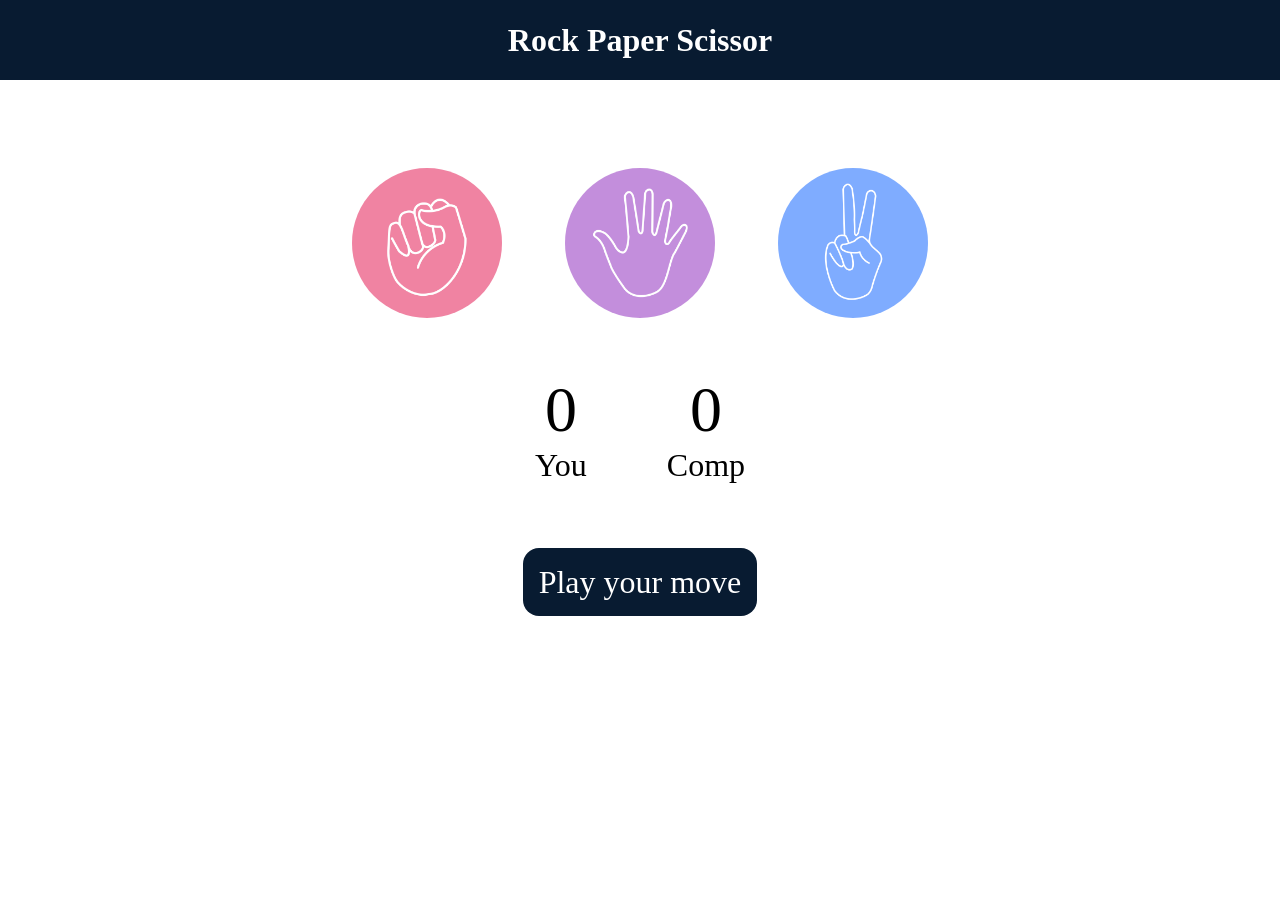
<file: Rock Paper Scissor/index.html>
<!DOCTYPE html>
<html lang="en">
<head>
    <meta charset="UTF-8">
    <meta name="viewport" content="width=device-width, initial-scale=1.0">
    <title>Rock Paper Scissor</title>
    <link rel="stylesheet" href="style.css">
</head>
<body>
    <h1>Rock Paper Scissor</h1>
    <div class="choices">
        <div class="choice" id="rock">
            <img src="./images/rock.png">
        </div>
        <div class="choice" id="paper">
            <img src="./images/paper.png">
        </div>
        <div class="choice" id="scissor">
            <img src="./images/scissors.png">
        </div>
    </div>
    <div class="Score-Board">
        <div class="Score" >
            <p id="user-score">0</p>
            <p>You</p>
        </div>
        <div class="Score" >
            <p id="comp-score">0</p>
            <p>Comp</p>
        </div>
    </div>
    <div class="msg-Container">
        <p id="msg">Play your move</p>
    </div>
    
<script src="index.js"></script>    
</body>
</html>
</file>
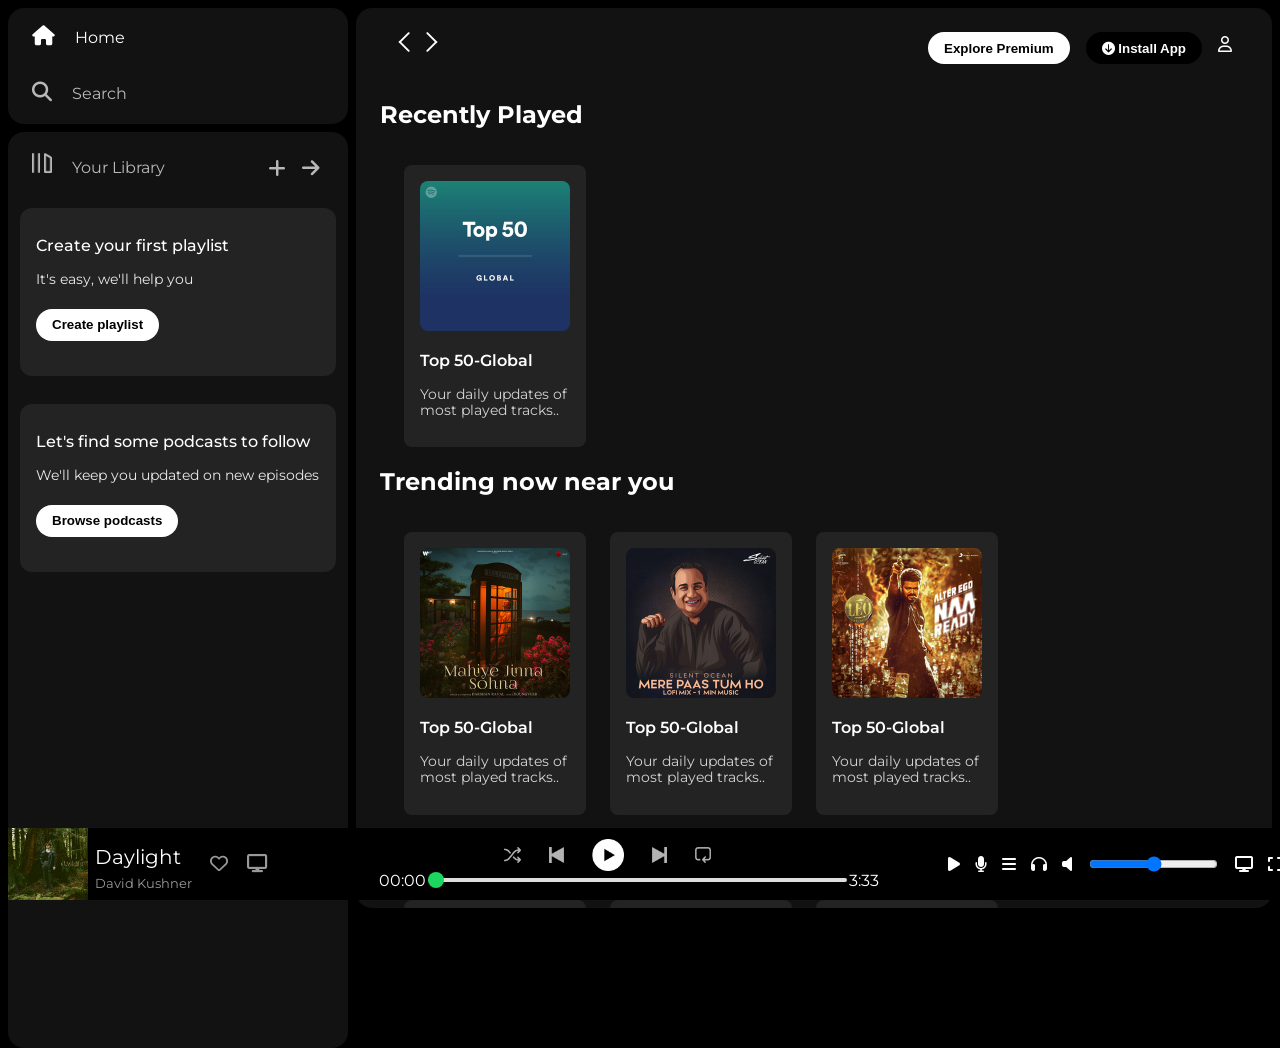
<file: Spotify Clone/Project.html>
<!DOCTYPE html>
<html lang="en">
<head>
    <meta charset="UTF-8">
    <meta name="viewport" content="width=device-width, initial-scale=1.0">
    <title>Spotify - Web Player: Music for everyone</title>
    <link rel="stylesheet" href="https://cdnjs.cloudflare.com/ajax/libs/font-awesome/6.7.2/css/all.min.css" integrity="sha512-Evv84Mr4kqVGRNSgIGL/F/aIDqQb7xQ2vcrdIwxfjThSH8CSR7PBEakCr51Ck+w+/U6swU2Im1vVX0SVk9ABhg==" crossorigin="anonymous" referrerpolicy="no-referrer" />
    <link rel="preconnect" href="https://fonts.googleapis.com">
    <link rel="preconnect" href="https://fonts.gstatic.com" crossorigin>
    <link href="https://fonts.googleapis.com/css2?family=Montserrat:wght@300;400;500;600;700&display=swap" rel="stylesheet">
    <link rel="stylesheet" href="style.css">
    <link rel="icon" href="./assets/logo.png">
</head>
<body>
    <div class="main">
        <div class="sidebar">
            <div class="nav">
                <div class="nav-option" style="opacity: 1;">
                    <i class="fa-solid fa-house"></i>
                    <a href="#">Home</a>
                </div>
                <div class="nav-option">
                    <i class="fa-solid fa-magnifying-glass"></i>
                    <a href="#">Search</a>
                </div>
            </div>
            <div class="library">
                <div class="options">
                    <div class="Lib-option nav-option">
                        <img src="./assets/library_icon.png" alt="Library Icon">
                        <a href="#">Your Library</a>
                    </div>
                    <div class="icons">
                        <i class="fa-solid fa-plus"></i>
                        <i class="fa-solid fa-arrow-right"></i>
                    </div>
                </div>
                <div class="Lib-boxes">
                    <div class="box">
                        <p class="box-p1">Create your first playlist</p>
                        <p class="box-p2">It's easy, we'll help you</p>
                        <button class="badge">Create playlist</button>
                    </div>
                    <div class="box">
                        <p class="box-p1">Let's find some podcasts to follow</p>
                        <p class="box-p2">We'll keep you updated on new episodes</p>
                        <button class="badge">Browse podcasts</button>
                    </div>
                </div>
            </div>
        </div>

        <div class="main-content">
            <div class="sticky-nav">
                <div class="sticky-nav-icons">
                    <img src="./assets/backward_icon.png" alt="Backward" class="hide">
                    <img src="./assets/forward_icon.png" alt="Forward">
                </div>
                <div class="sticky-nav-options">
                    <button class="badge nav-items hide">Explore Premium</button>
                    <button class="badge nav-items dark-badge"><i class="fa-solid fa-circle-arrow-down"></i> Install App</button>
                    <i class="fa-regular fa-user nav-items"></i>
                </div>
            </div>
            
            <h2>Recently Played</h2>
            <div class="card-container">
                <div class="card">
                    <img src="./assets/card1img.jpeg" alt="Top 50 Global" class="card-img">
                    <p class="card-title">Top 50-Global</p>
                    <p class="card-info">Your daily updates of most played tracks..</p>
                </div>
            </div>

            <h2>Trending now near you</h2>
            <div class="card-container">
                <div class="card">
                    <img src="./assets/card2img.jpeg" alt="Trending" class="card-img">
                    <p class="card-title">Top 50-Global</p>
                    <p class="card-info">Your daily updates of most played tracks..</p>
                </div>
                <div class="card">
                    <img src="./assets/card3img.jpeg" alt="Trending" class="card-img">
                    <p class="card-title">Top 50-Global</p>
                    <p class="card-info">Your daily updates of most played tracks..</p>
                </div>
                <div class="card">
                    <img src="./assets/card4img.jpeg" alt="Trending" class="card-img">
                    <p class="card-title">Top 50-Global</p>
                    <p class="card-info">Your daily updates of most played tracks..</p>
                </div>
            </div>

            <h2>Featured Charts</h2>
            <div class="card-container">
                <div class="card">
                    <img src="./assets/card5img.jpeg" alt="Featured" class="card-img">
                    <p class="card-title">Top 50-Global</p>
                    <p class="card-info">Your daily updates of most played tracks..</p>
                </div>
                <div class="card">
                    <img src="./assets/card6img.jpeg" alt="Featured" class="card-img">
                    <p class="card-title">Top Songs-India</p>
                    <p class="card-info">Your daily updates of most played tracks..</p>
                </div>
                <div class="card">
                    <img src="./assets/card1img.jpeg" alt="Featured" class="card-img">
                    <p class="card-title">Top 50-Global</p>
                    <p class="card-info">Your daily updates of most played tracks..</p>
                </div>
            </div>

            <div class="footer">
                <div class="line"></div>
            </div>
        </div>
        
        <div class="music-player">
            <div class="album">
                <img src="./assets/song.png" alt="Album Cover" class="song">
                <div class="det">
                    <p class="p11">Daylight</p>
                    <p class="p22">David Kushner</p>
                </div>
                <div class="micons">
                    <i class="fa-regular fa-heart"></i>
                    <i class="fa-solid fa-display"></i>
                </div>
            </div>
            <div class="player">
                <div class="player-control">
                    <img src="./assets/player_icon1.png" alt="Shuffle" class="player-control-icon">
                    <img src="./assets/player_icon2.png" alt="Previous" class="player-control-icon">
                    <img src="./assets/player_icon3.png" alt="Play" class="player-control-icon" style="opacity: 1; height: 2rem;">
                    <img src="./assets/player_icon4.png" alt="Next" class="player-control-icon">
                    <img src="./assets/player_icon5.png" alt="Repeat" class="player-control-icon">
                </div>
                <div class="player-bar">
                    <span class="curr-time">00:00</span>
                    <input type="range" min="0" max="100" class="progress-bar" step="1" value="0">
                    <span class="tot-time">3:33</span>
                </div>
            </div>
            <div class="controls">
                <i class="fa-solid fa-play play-icon active"></i>
                <i class="fa-solid fa-microphone"></i>
                <i class="fa-solid fa-bars"></i>
                <i class="fa-solid fa-headphones"></i>
                <i class="fa-solid fa-volume-off"></i>
                <input type="range" class="range-bar" min="0" max="100" value="50">
                <i class="fa-solid fa-display"></i>
                <i class="fa-solid fa-expand"></i>
            </div>
        </div>
    </div>
    
    <script src="script.js"></script>
</body>
</html>
</file>
<file: Rock Paper Scissor/style.css>
*{
    margin: 0;
    padding: 0;
    text-align: center;
}
h1{
    background-color: #081b31;
    color: #fff;
    height: 5rem;
    line-height: 5rem;
}
.choice{
    height: 165px;
    width: 165px;
    border-radius: 50%;
    display: flex;
    justify-content: center;
    align-items: center;
}
.choice:hover{
    background-color: #081b31;
    cursor: pointer;
}
img{
    height: 150px;
    width: 150px;
    object-fit: cover;
    border-radius: 50%;
    
}
.choices{
    display: flex;
    justify-content: center;
    gap: 3rem;
    margin-top: 5rem;
}
.Score-Board{
    display: flex;
    align-items: center;
    justify-content: center;
    font-size: 2rem;
    margin-top: 3rem;
    gap: 5rem;
}
#user-score,#comp-score{
    font-size: 4rem;

}
.msg-Container{
    margin-top: 5rem;
}
#msg{
    background-color: #081b31;
    color: #fff;
    font-size: 2rem;
    display: inline;
    padding: 1rem;
    border-radius: 1rem;
}
</file>
<file: Spotify Clone/style.css>
body{
    font-family: "Montserrat", sans-serif;
    margin: 0;
    background-color: #000;
    color: #fff;
    overflow: hidden;
}
.main{
    display: flex;
    height: 100vh;
    padding: 0.5rem;
}
.sidebar{
    background-color:#000 ;
    width: 340px;
    border-radius: 1rem;/*16px*/
    margin-right: 0.5rem;
}
.main-content{
    background-color: #121212;
    flex: 1;
    border-radius: 1rem;
    overflow: auto;
    padding: 0 1.5rem 0 1.5rem;
}
.music-player{
    background-color:black;
    position: fixed;
    bottom: 0;
    width: 100%;
    height: 72px;
}
a{
    text-decoration: none;
    color: #fff;
}
.nav{
    background-color: #121212;
    border-radius: 1rem;
    display: flex;
    flex-direction: column;
    justify-content: center;
    height: 100px;
    padding: 0.5rem 0.75rem;
}
.nav-option{
    line-height: 2.5rem;
    opacity: 0.7;
    padding: 0.5rem 0.75rem;;
}
.nav-option:hover{
    opacity: 1;
}
.nav-option i{
    font-size: 1.25rem;
}
.nav-option a{
    font-size: 1rem;
    margin-left: 1rem;
}
.library{
    background-color:#121212;
    border-radius: 1rem;
    height: 100%;
    margin-top: 0.5rem;
    padding:0.5rem 0.75rem ;
}
.options{
    display: flex;
    justify-content: space-between;
    align-items: center;
}
.Lib-option img{
    height: 1.25rem;
    width: 1.25rem;
}
.icons{
    font-size: 1.25rem;
    display: flex;
}
.icons i {
    opacity: 0.7;
    margin-right: 1rem;
}
.icons i:hover {
    opacity: 1;
    
}
.box{
    background-color: #232323;
    height: 9rem;
    border-radius: 0.75rem;
    margin: 0.75rem 0 1.75rem 0;
    padding: 0.75rem 1rem;
}
.box-p1{
    font-size:1rem ;
    font-weight: 500;
}
.box-p2{
    font-size:0.85rem ;
    opacity: 0.9;
}
.badge{
    background-color: #fff;
    border: none;
    border-radius: 100px;
    padding: 0.25rem 1rem;
    font-weight: 700;
    margin-top: 0.5rem;
    height: 2rem;
    width: fit-content;
}
.dark-badge{
    background-color: #000;
    color: #fff;
}
.sticky-nav{
    position: sticky;
    top: 0;
    background-color: #121212;
    display: flex;
    justify-content: space-between;
    align-items: center;
    padding: 1rem 0 1rem 0;
    z-index: 10;
}
.sticky-nav-icons{
    margin-left: 0.75rem;
}
.sticky-nav-options{
    display: flex;
    justify-content: center;
    align-items: center;
}
.nav-items{
    margin-right: 1rem;
}
@media (max-width: 1000px){
    .hide{
        display: none;
    }
}
.card{
    background-color: #232323;
    width: 150px;
    border-radius: 0.5rem;
    padding: 1rem;
    margin-left: 1.5rem;
    margin-top: 1rem;
}
.card-container{
    display: flex;
    flex-wrap: wrap;
}
.card-img{
    width: 100%;
    border-radius: 0.5rem;
}
.card-title{
    font-weight: 600;
}
.card-info{
    font-size: 0.85rem;
    opacity: 0.8;
}
.footer{
    height: 300px;
    display: flex;
    align-items: center;
    justify-content: center;
}
.line{
    width: 90%;
    height: 50%;
    border-top: 1px solid white;
    opacity: 0.4;
}
.music-player{
    display: flex;
    justify-content: space-between;
    align-items: center;
}
.album{
    width: 25%;
}
.player{
     width: 50%;
}

.controls{
    width: 25%;
}
.player-control{
    display: flex;
    justify-content: center;
    align-items: center;
}
.player-control-icon{
    height: 1rem;
    margin-right: 1.75rem;
    opacity: 0.7;
}
.player-control-icon:hover{
    opacity: 1;
}
.player-bar{
    display: flex;
    justify-content:center;
    margin-left: 15px;
}
.progress-bar{
    width: 70%;
    appearance: none;
    background-color: transparent;
    cursor: pointer;
}
.progress-bar::-webkit-slider-runnable-track{
    background-color: #ddd;
    border-radius: 100px;
    height: 0.2rem;
}
.progress-bar::-webkit-slider-thumb{
    appearance: none;
    width: 1rem;
    height: 1rem;
    background-color: #1bd760;
    border-radius: 50%;
    margin-top: -6px;
}
.album{
    display: flex;
    align-items: center;
}
.song{
    height: 4.5rem;
    width: 5rem;
}
.p11{
    font-size: 20px;
    margin-left: 7px;
    
}
.p22{
    font-size: 13px;
    margin-top: -14px;
    margin-left: 7px;
    opacity: 0.6;
}
.p22:hover{
    opacity: 1;
    cursor: pointer;
}
.micons{
    display: flex;
    gap: 10px;
    font-size: 18px;
    margin-left: 18px;
}
.micons i{
    opacity: 0.6;
    cursor: pointer;
    margin-right: 9px;
}
.micons i:hover{
    opacity: 1;
}
.controls{
     display: flex;
  align-items: center;
  gap: 15px;
  background-color: #000;
  padding: 10px 20px;
}
</file>
